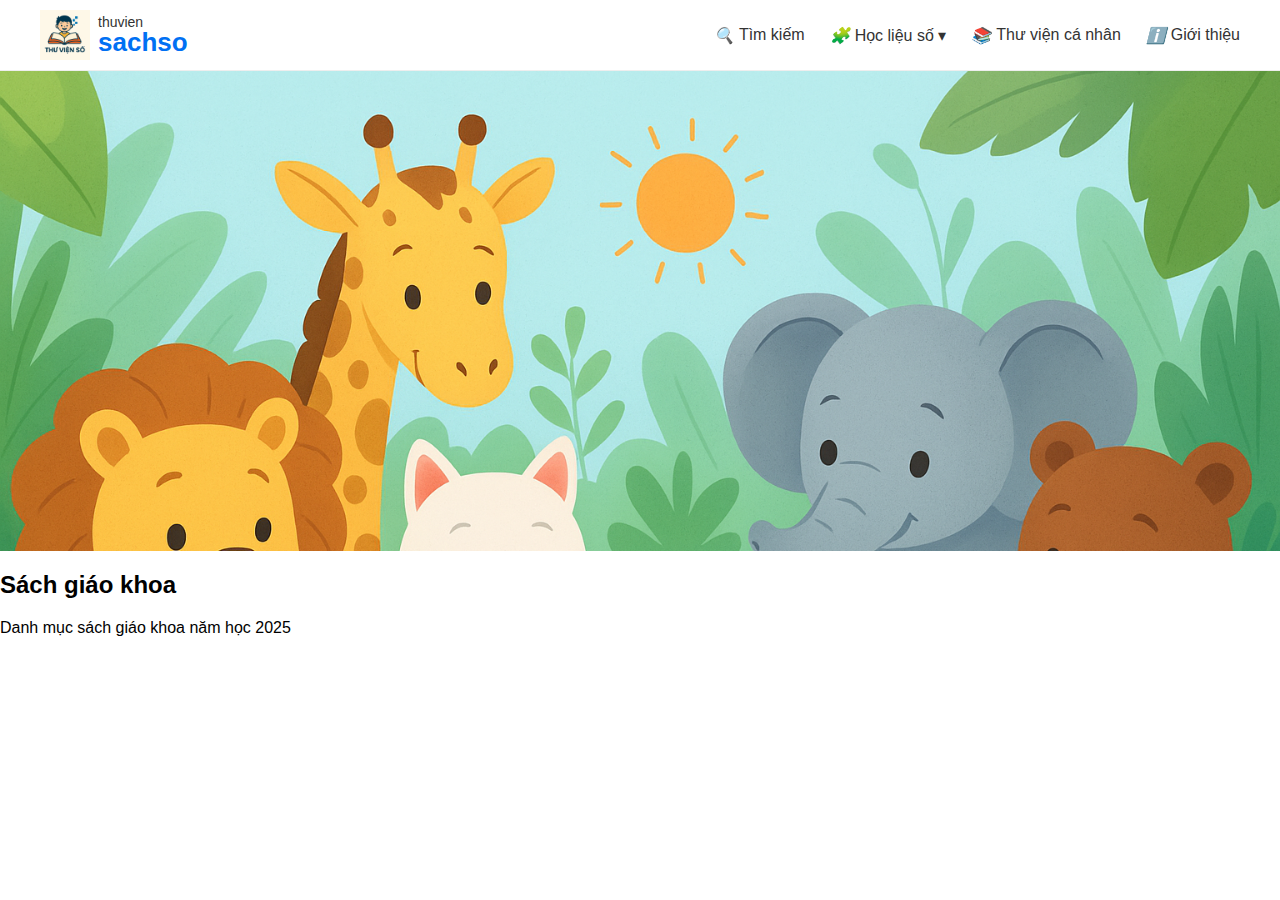
<file: index.html>
<DOCTYPE html>
<html lang="vi">
<head>
    <meta charset="UTF-8">
    <meta name="viewport" content="width=device-width, initial-scale=1.0"> 
    <title>Thư Viện Sách Số</title>
    <link rel="stylesheet" href="static/css/style.css">
</head>
<body>
    <header class="navbar">
        <div class="logo">
            <img src="static/images/thuvienso-logo.png" alt="logo">
            <div class="text">
                <span class="small">thuvien</span>
                <span class="big">sachso</span>
            </div>
        </div>
        <nav class="menu">
            <a href="#"><i>🔍</i> Tìm kiếm</a>
            <a href="#"><i>🧩</i> Học liệu số ▾</a>
            <a href="#"><i>📚</i> Thư viện cá nhân</a>
            <a href="#"><i>ℹ️</i> Giới thiệu</a>
        </nav>
    </header>
    <section class="banner">
        <img src="static/images/animal-reading.png" alt="Các con thú đang đọc sách">
    </section>
    <div class="container">
        <div class="header">
            <h2>Sách giáo khoa</h2>
            <p>Danh mục sách giáo khoa năm học 2025</p>
        </div>
    </div>
</body>
</html>
</file>
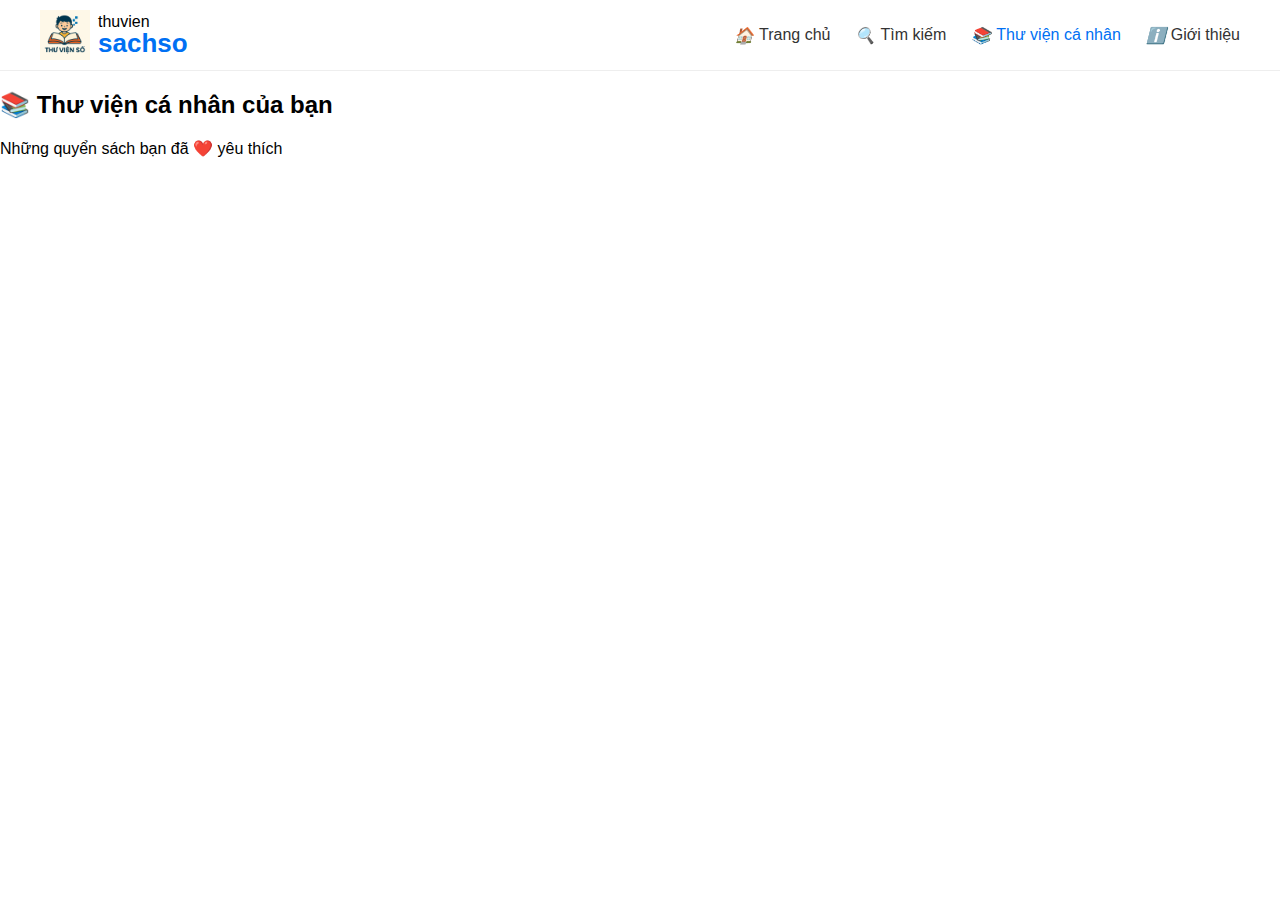
<file: library-test.html>
<!DOCTYPE html>
<html lang="vi">
<head>
  <meta charset="UTF-8">
  <meta name="viewport" content="width=device-width, initial-scale=1.0">
  <title>Thư viện cá nhân</title>
  <link rel="stylesheet" href="static/css/library.css">
</head>
<body>
  <!-- Thanh navbar -->
  <header class="navbar">
    <div class="logo">
      <img src="static/images/thuvienso-logo.png" alt="logo">
      <div class="text">
        <span class="small">thuvien</span>
        <span class="big">sachso</span>
      </div>
    </div>
    <nav class="menu">
      <a href="index.html"><i>🏠</i> Trang chủ</a>
      <a href="search.html"><i>🔍</i> Tìm kiếm</a>
      <a href="library.html" style="color:#0070f3;"><i>📚</i> Thư viện cá nhân</a>
      <a href="#"><i>ℹ️</i> Giới thiệu</a>
    </nav>
  </header>

  <!-- Phần nội dung -->
  <section class="personal-library">
    <h2>📚 Thư viện cá nhân của bạn</h2>
    <p class="subtitle">Những quyển sách bạn đã ❤️ yêu thích</p>

    <div id="libraryContainer" class="books">
      <!-- Sách yêu thích sẽ hiển thị ở đây -->
    </div>

    <div id="emptyMessage" class="empty-message" style="display:none;">
      <p>Bạn chưa yêu thích quyển sách nào 😢</p>
      <a href="index.html" class="go-home">⬅ Quay lại trang chủ</a>
    </div>
  </section>
</body>
</html>
</file>
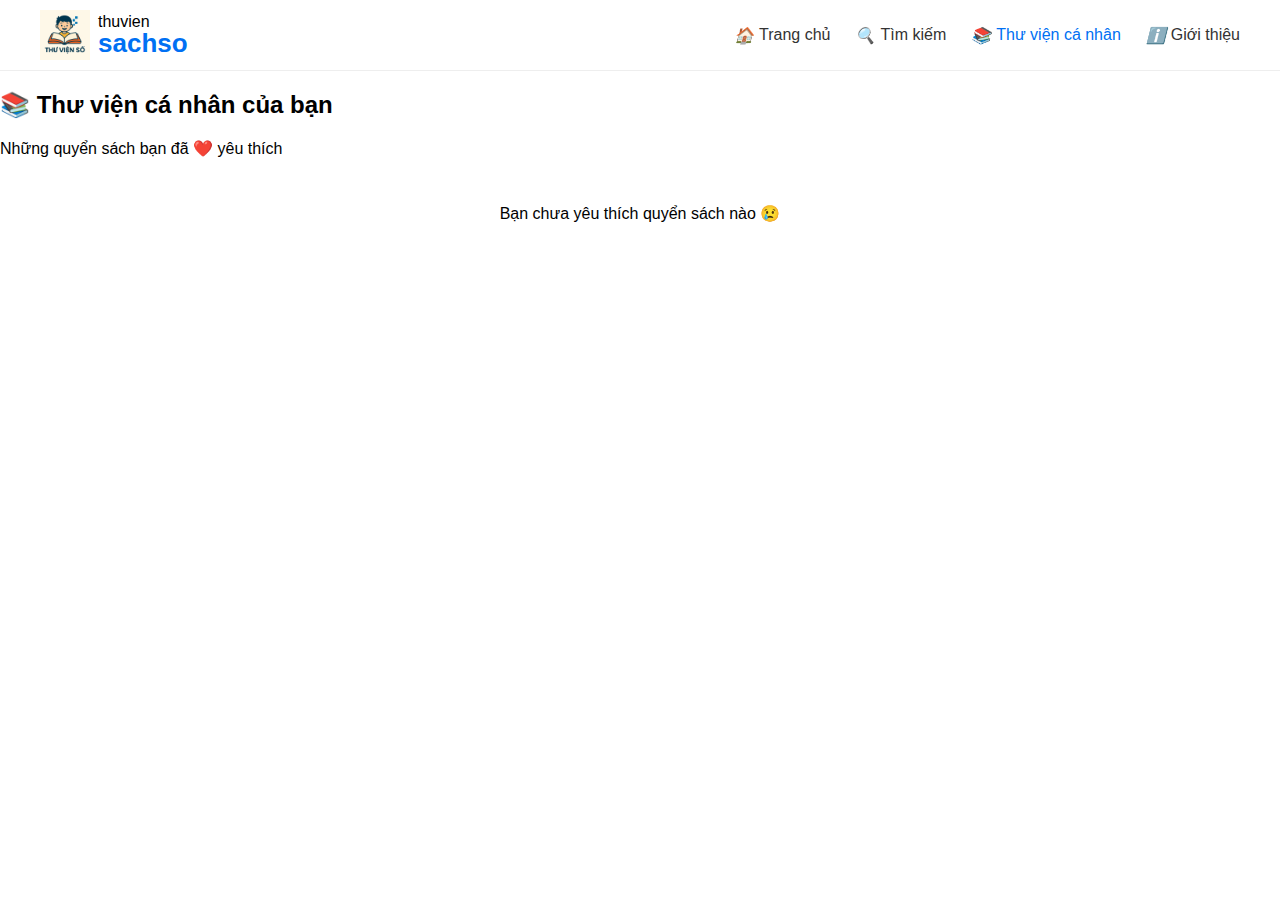
<file: library.html>
<!DOCTYPE html>
<html lang="vi">
<head>
  <meta charset="UTF-8">
  <meta name="viewport" content="width=device-width, initial-scale=1.0">
  <title>Thư viện cá nhân</title>
  <link rel="stylesheet" href="static/css/library.css">
</head>
<body>
  <!-- Thanh navbar -->
  <header class="navbar">
    <div class="logo">
      <img src="static/images/thuvienso-logo.png" alt="logo">
      <div class="text">
        <span class="small">thuvien</span>
        <span class="big">sachso</span>
      </div>
    </div>
    <nav class="menu">
      <a href="index.html"><i>🏠</i> Trang chủ</a>
      <a href="search.html"><i>🔍</i> Tìm kiếm</a>
      <a href="library.html" style="color:#0070f3;"><i>📚</i> Thư viện cá nhân</a>
      <a href="#"><i>ℹ️</i> Giới thiệu</a>
    </nav>
  </header>

  <!-- Phần nội dung -->
  <section class="personal-library">
    <h2>📚 Thư viện cá nhân của bạn</h2>
    <p class="subtitle">Những quyển sách bạn đã ❤️ yêu thích</p>

    <div id="libraryContainer" class="books">
      <!-- Sách yêu thích sẽ hiển thị ở đây -->
    </div>

    <div id="emptyMessage" class="empty-message" style="display:none;">
      <p>Bạn chưa yêu thích quyển sách nào 😢</p>
      <a href="index.html" class="go-home">⬅ Quay lại trang chủ</a>
    </div>
  </section>
  <script src="static/js/library.js"></script>
</body>
</html>
</file>
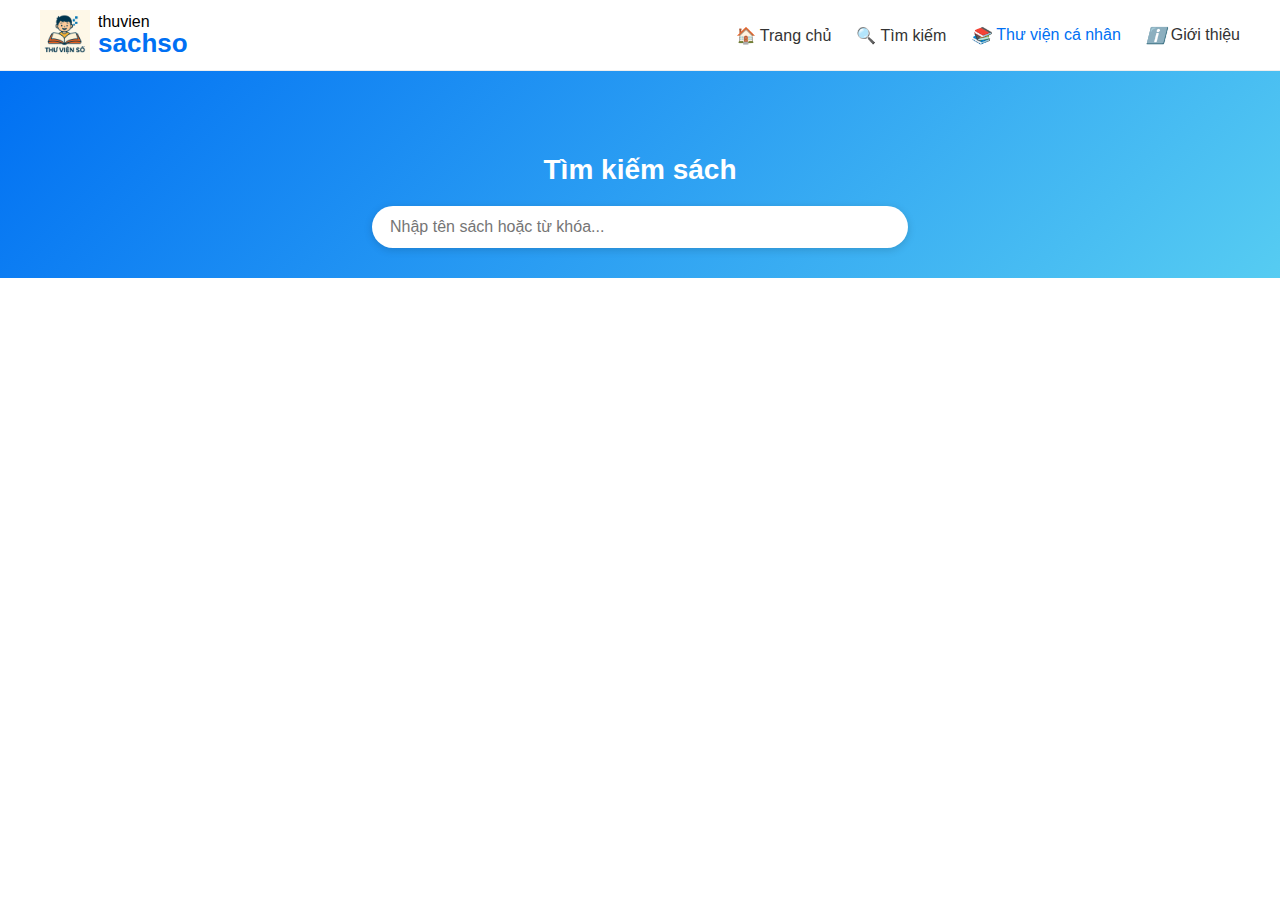
<file: search.html>
<!DOCTYPE html>
<html lang="vi">
<head>
  <meta charset="UTF-8">
  <meta name="viewport" content="width=device-width, initial-scale=1.0">
  <title>Tìm kiếm sách</title>
  <link rel="stylesheet" href="static/css/search.css">
</head>
<body>
  <header class="navbar">
    <div class="logo">
      <img src="static/images/thuvienso-logo.png" alt="logo">
      <div class="text">
        <span class="small">thuvien</span>
        <span class="big">sachso</span>
      </div>
    </div>
    <nav class="menu">
      <a href="index.html">🏠 Trang chủ</a>
      <a href="search.html">🔍 Tìm kiếm</a>
      <a href="library.html" style="color:#0070f3;"><i>📚</i> Thư viện cá nhân</a>
      <a href="#"><i>ℹ️</i> Giới thiệu</a>
    </nav>
  </header>

  <section class="search-bar">
    <h2>Tìm kiếm sách</h2>
    <input type="text" id="searchInput" placeholder="Nhập tên sách hoặc từ khóa...">
  </section>

  <section class="search-results" id="resultsContainer">
    <!-- Kết quả tìm kiếm sẽ hiện ở đây -->
  </section>

  <script src="static/js/search.js"></script>
</body>
</html>
</file>
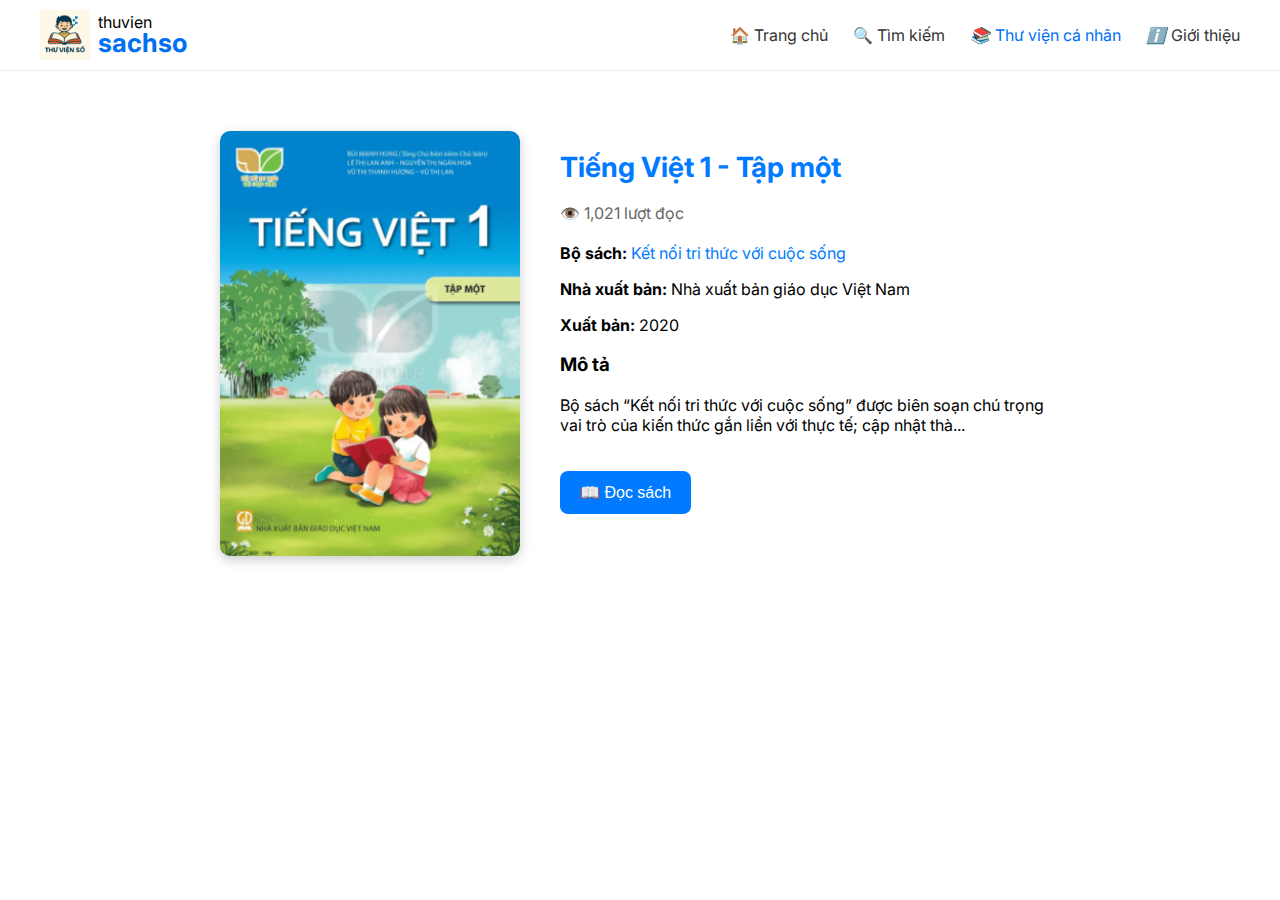
<file: TV1-T1.html>
<!DOCTYPE html>
<html lang="vi">
<head>
  <meta charset="UTF-8">
  <meta name="viewport" content="width=device-width, initial-scale=1.0">
  <title>Tiếng Việt 1 - Tập một | Thư viện Sách Số</title>
  <link href="https://fonts.googleapis.com/css2?family=Inter:wght@400;600;700&display=swap" rel="stylesheet">
  <link rel="stylesheet" href="static/css/TV1-T1.css">
</head>
<body>
    <header class="navbar">
        <div class="logo">
                <img src="static/images/thuvienso-logo.png" alt="logo">
            <div class="text">
                <span class="small">thuvien</span>
                <span class="big">sachso</span>
            </div>
        </div>
        <nav class="menu">
            <a href="index.html">🏠 Trang chủ</a>
            <a href="search.html">🔍 Tìm kiếm</a>
            <a href="library.html" style="color:#0070f3;"><i>📚</i> Thư viện cá nhân</a>
            <a href="#"><i>ℹ️</i> Giới thiệu</a>
        </nav>
    </header>
    <main class="book-container">
        <div class="book-cover">
            <img src="static/images/sgk/Tieng-viet-1-Tap01.png" alt="Bìa sách Tiếng Việt 1">
        </div>
        <div class="book-info">
            <h1>Tiếng Việt 1 - Tập một</h1>
        <div class="meta">
            <span class="views">👁️ 1,021 lượt đọc</span>
        </div>

            <p><strong>Bộ sách:</strong> <a href="#">Kết nối tri thức với cuộc sống</a></p>
            <p><strong>Nhà xuất bản:</strong> Nhà xuất bản giáo dục Việt Nam</p>
            <p><strong>Xuất bản:</strong> 2020</p>

            <h3>Mô tả</h3>
            <p>Bộ sách “Kết nối tri thức với cuộc sống” được biên soạn chú trọng vai trò của kiến thức gắn liền với thực tế; cập nhật thà...</p>

            <button class="read-btn">📖 Đọc sách</button>
        </div>
    </main>

</body>
</html>
</file>
<file: static/css/style.css>
body {
  margin: 0;
  font-family: "Inter", sans-serif;
  background: #fff;
}

.navbar {
  display: flex;
  align-items: center;
  justify-content: space-between;
  padding: 10px 40px;
  border-bottom: 1px solid #eee;
}

.logo {
  display: flex;
  align-items: center;
  gap: 8px;
}

.logo img {
  height: 50px;
}

.logo .text {
  display: flex;
  flex-direction: column;
  line-height: 1;
}

.logo .small {
  font-size: 14px;
  color: #333;
}

.logo .big {
  font-size: 26px;
  font-weight: 700;
  color: #0070f3;
}

.logo .tag {
  background: #ff5050;
  color: white;
  font-size: 12px;
  padding: 3px 8px;
  border-radius: 10px;
  margin-left: 4px;
}

.menu {
  display: flex;
  gap: 25px;
  align-items: center;
}

.menu a {
  text-decoration: none;
  color: #333;
  font-size: 16px;
  display: flex;
  align-items: center;
  gap: 5px;
}

.menu a:hover {
  color: #0070f3;
}

.login-btn {
  background: #007bff;
  color: white;
  border: none;
  padding: 10px 20px;
  border-radius: 8px;
  font-weight: 600;
  cursor: pointer;
  transition: 0.2s;
}

.login-btn:hover {
  background: #005fcc;
}


/* Ảnh banner mấy con thú đọc sách */
.banner {
    width: 100%;
    height: 480px; /* tăng chiều cao lên */
    overflow: hidden;
}

.banner img {
    width: 100%;
    height: 100%;
    object-fit: cover;
    object-position: center top; /* hoặc thử 'center center' để xem vừa chưa */
}
</file>
<file: static/css/library.css>
body {
  margin: 0;
  font-family: "Inter", sans-serif;
  background: #fff;
}
/*thanh navbar bên phải*/
.navbar {
  display: flex;
  align-items: center;
  justify-content: space-between;
  padding: 10px 40px;
  border-bottom: 1px solid #eee;
}

/* phần logo */
.logo {
  display: flex;
  align-items: center;
  gap: 8px;
}
.logo img {
  height: 50px;
}
.logo .text {
  display: flex;
  flex-direction: column;
  line-height: 1;
}

.logo .big {
  font-size: 26px;
  font-weight: 700;
  color: #0070f3;
}

/* phần menu */
.menu {
  display: flex;
  gap: 25px;
  align-items: center;
}
.menu a {
  text-decoration: none;
  color: #333;
  font-size: 16px;
  display: flex;
  align-items: center;
  gap: 5px;
}
.menu a:hover {
  color: #0070f3;
}
/* Phần chứa sách */
.book-section {
    text-align: center;
    padding: 40px 0;
}

.books {
    display: flex;
    justify-content: center;
    flex-wrap: wrap;
    gap: 20px;
    margin-top: 30px;
}

.book-card {
    background: white;
    border-radius: 16px;
    box-shadow: 0 2px 6px rgba(0,0,0,0.15);
    width: 220px;
    overflow: hidden;
    transition: transform 0.2s ease, box-shadow 0.2s ease;
}
/* hiệu ứng hover */
/* hiệu ứng nổi khi di chuyển chuột đến thẻ book card giúp sinh động hơn */
.book-card:hover {
    transform: translateY(-4px);
    box-shadow: 0 6px 12px rgba(0,0,0,0.2);
}

.book-card img {
    width: 100%;
    height: 280px;
    object-fit: cover;
}

.book-card h3 {
    font-size: 16px;
    margin: 10px 0 5px;
    color: #333;
}

.book-card p {
    color: #666;
    font-size: 14px;
}
.book-stats {
    display: flex;
    justify-content: space-between;
    padding: 8px 12px 12px;
    font-size: 14px;
}
</file>
<file: static/css/search.css>
body {
  margin: 0;
  font-family: "Inter", sans-serif;
  background: #fff;
}
/*thanh navbar bên phải*/
.navbar {
  display: flex;
  align-items: center;
  justify-content: space-between;
  padding: 10px 40px;
  border-bottom: 1px solid #eee;
}

/* phần logo */
.logo {
  display: flex;
  align-items: center;
  gap: 8px;
}
.logo img {
  height: 50px;
}
.logo .text {
  display: flex;
  flex-direction: column;
  line-height: 1;
}

.logo .big {
  font-size: 26px;
  font-weight: 700;
  color: #0070f3;
}

/* phần menu */
.menu {
  display: flex;
  gap: 25px;
  align-items: center;
}
.menu a {
  text-decoration: none;
  color: #333;
  font-size: 16px;
  display: flex;
  align-items: center;
  gap: 5px;
}
.menu a:hover {
  color: #0070f3;
}

/* Phần thanh tìm kiếm */
.search-bar {
  text-align: center;
  padding: 60px 20px 30px;
  background: linear-gradient(135deg, #0070f3 0%, #56ccf2 100%);
  color: white;
}

.search-bar h2 {
  font-size: 28px;
  margin-bottom: 20px;
  font-weight: 600;
}

.search-bar input {
  width: 60%;
  max-width: 500px;
  padding: 12px 18px;
  font-size: 16px;
  border: none;
  border-radius: 30px;
  outline: none;
  box-shadow: 0 2px 8px rgba(0, 0, 0, 0.15);
  transition: box-shadow 0.2s ease;
}

.search-bar input:focus {
  box-shadow: 0 4px 12px rgba(0, 0, 0, 0.3);
}

/* Phần hiển thị kết quả */
.search-results {
  display: flex;
  justify-content: center;
  flex-wrap: wrap;
  gap: 20px;
  padding: 40px 20px;
}

.search-results .book-card {
  background: #fff;
  border-radius: 16px;
  width: 200px;
  box-shadow: 0 2px 6px rgba(0, 0, 0, 0.1);
  text-align: center;
  transition: transform 0.2s ease, box-shadow 0.2s ease;
}

.search-results .book-card:hover {
  transform: translateY(-5px);
  box-shadow: 0 6px 14px rgba(0, 0, 0, 0.2);
}

.search-results .book-card img {
  width: 100%;
  height: 250px;
  object-fit: cover;
  border-top-left-radius: 16px;
  border-top-right-radius: 16px;
}

.search-results .book-card h3 {
  font-size: 16px;
  color: #333;
  margin: 10px 0 4px;
}

.search-results .book-card p {
  font-size: 14px;
  color: #666;
  margin-bottom: 12px;
}

/* Khi không có kết quả */
.search-results p {
  width: 100%;
  text-align: center;
  color: #555;
  font-style: italic;
  font-size: 16px;
  margin-top: 40px;
}
</file>
<file: static/css/TV1-T1.css>
body {
  margin: 0;
  font-family: "Inter", sans-serif;
  background: #fff;
}
/*thanh navbar bên phải*/
.navbar {
  display: flex;
  align-items: center;
  justify-content: space-between;
  padding: 10px 40px;
  border-bottom: 1px solid #eee;
}

/* phần logo */
.logo {
  display: flex;
  align-items: center;
  gap: 8px;
}
.logo img {
  height: 50px;
}
.logo .text {
  display: flex;
  flex-direction: column;
  line-height: 1;
}

.logo .big {
  font-size: 26px;
  font-weight: 700;
  color: #0070f3;
}

/* phần menu */
.menu {
  display: flex;
  gap: 25px;
  align-items: center;
}
.menu a {
  text-decoration: none;
  color: #333;
  font-size: 16px;
  display: flex;
  align-items: center;
  gap: 5px;
}
.menu a:hover {
  color: #0070f3;
}

/* Main book layout */
.book-container {
  display: flex;
  justify-content: center;
  align-items: flex-start;
  gap: 40px;
  padding: 60px;
}

.book-cover img {
  width: 300px;
  border-radius: 10px;
  box-shadow: 0 4px 12px rgba(0,0,0,0.2);
}

.book-info {
  max-width: 500px;
}

.book-info h1 {
  font-size: 28px;
  color: #007bff;
}

.meta {
  display: flex;
  gap: 20px;
  margin: 10px 0 20px;
  color: #666;
}

.book-info a {
  color: #007bff;
  text-decoration: none;
}

.book-info a:hover {
  text-decoration: underline;
}

.read-btn {
  margin-top: 20px;
  background: #007bff;
  color: white;
  border: none;
  padding: 12px 20px;
  border-radius: 8px;
  cursor: pointer;
  font-size: 16px;
  transition: background 0.2s;
}

.read-btn:hover {
  background: #005fcc;
}

/* Footer */
footer {
  text-align: center;
  padding: 20px;
  background: white;
  color: #666;
  margin-top: 50px;
  border-top: 1px solid #ddd;
}

/* Responsive */
@media (max-width: 768px) {
  .book-container {
    flex-direction: column;
    align-items: center;
    padding: 20px;
  }

  .book-info {
    text-align: center;
  }
}
</file>
